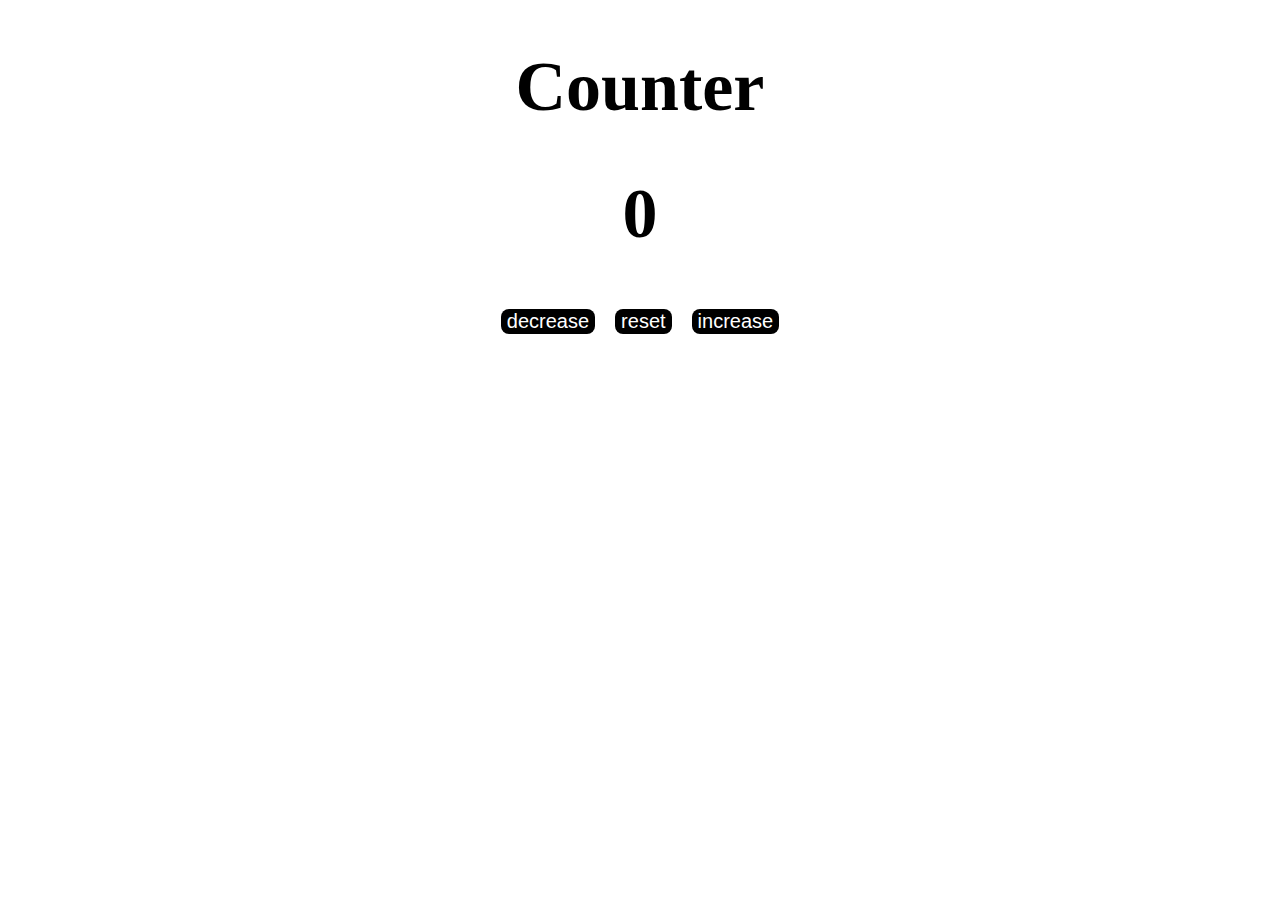
<file: Simple Counter/index.html>
<!doctype html>
<html lang="en">

<head>
    <!-- Required meta tags -->
    <meta charset="utf-8">
    <meta name="viewport" content="width=device-width, initial-scale=1, shrink-to-fit=no">

    <!-- Bootstrap CSS -->
    <link rel="stylesheet" href="https://stackpath.bootstrapcdn.com/bootstrap/4.5.0/css/bootstrap.min.css"
        integrity="sha384-9aIt2nRpC12Uk9gS9baDl411NQApFmC26EwAOH8WgZl5MYYxFfc+NcPb1dKGj7Sk" crossorigin="anonymous">
<link rel="stylesheet" href="style.css" />
    <title>Counter</title>
</head>

<body>
    <div class="container">
        <div class="jumbotron jumbotron-fluid mt-4" id="jumbotron">
            <div class="container">
              <h1 class="header">Counter</h1>
              <h1 id="value">0</h1>
              <div class="button-container">
                  <button class="btn-decrease">decrease</button>
                  <button class="btn-reset">reset</button>
                  <button class="btn-increase">increase</button>
              </div>
            </div>
          </div>
    </div>

    <script src="counter.js"></script>
    <!-- Optional JavaScript -->
    <!-- jQuery first, then Popper.js, then Bootstrap JS -->
    <script src="https://code.jquery.com/jquery-3.5.1.slim.min.js"
        integrity="sha384-DfXdz2htPH0lsSSs5nCTpuj/zy4C+OGpamoFVy38MVBnE+IbbVYUew+OrCXaRkfj"
        crossorigin="anonymous"></script>
    <script src="https://cdn.jsdelivr.net/npm/popper.js@1.16.0/dist/umd/popper.min.js"
        integrity="sha384-Q6E9RHvbIyZFJoft+2mJbHaEWldlvI9IOYy5n3zV9zzTtmI3UksdQRVvoxMfooAo"
        crossorigin="anonymous"></script>
    <script src="https://stackpath.bootstrapcdn.com/bootstrap/4.5.0/js/bootstrap.min.js"
        integrity="sha384-OgVRvuATP1z7JjHLkuOU7Xw704+h835Lr+6QL9UvYjZE3Ipu6Tp75j7Bh/kR0JKI"
        crossorigin="anonymous"></script>
</body>

</html>
</file>
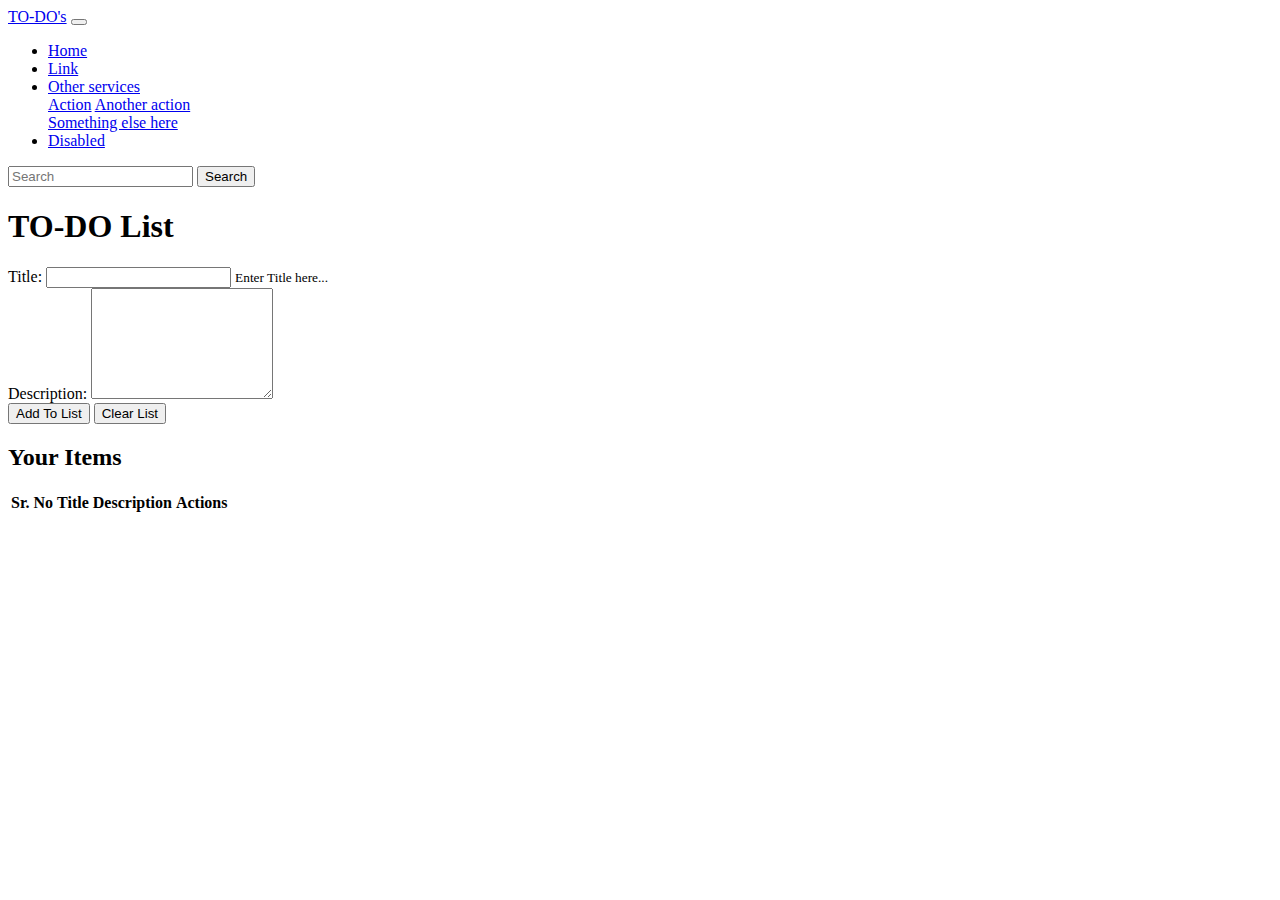
<file: TO-DO List/index.html>
<!doctype html>
<html lang="en">

<head>
    <!-- Required meta tags -->
    <meta charset="utf-8">
    <meta name="viewport" content="width=device-width, initial-scale=1, shrink-to-fit=no">

    <!-- Bootstrap CSS -->
    <link rel="stylesheet" href="https://stackpath.bootstrapcdn.com/bootstrap/4.5.0/css/bootstrap.min.css"
        integrity="sha384-9aIt2nRpC12Uk9gS9baDl411NQApFmC26EwAOH8WgZl5MYYxFfc+NcPb1dKGj7Sk" crossorigin="anonymous">

    <title>TO-DO List</title>
</head>

<body>
    <nav class="navbar navbar-expand-lg navbar-light bg-light">

        <a class="navbar-brand" href="#">TO-DO's</a>
        <button class="navbar-toggler" type="button" data-toggle="collapse" data-target="#navbarSupportedContent"
            aria-controls="navbarSupportedContent" aria-expanded="false" aria-label="Toggle navigation">
            <span class="navbar-toggler-icon"></span>
        </button>

        <div class="collapse navbar-collapse" id="navbarSupportedContent">
            <ul class="navbar-nav mr-auto">
                <li class="nav-item">
                    <a class="nav-link" href="#">Home</a>
                </li>

                <li class="nav-item">
                    <a class="nav-link" href="#">Link</a>
                </li>

                <li class="nav-item dropdown">
                    <a class="nav-link dropdown-toggle" href="#" id="navbarDropdown" role="button"
                        data-toggle="dropdown">
                        Other services
                    </a>
                    <div class="dropdown-menu" aria-labelledby="navbarDropdown">
                        <a class="dropdown-item" href="#">Action</a>
                        <a class="dropdown-item" href="#">Another action</a>
                        <div class="dropdown-divider"></div>
                        <a class="dropdown-item" href="#">Something else here</a>
                    </div>
                </li>

                <li class="nav-item">
                    <a class="nav-link disabled" href="#" tabindex="-1" aria-disabled="true">Disabled</a>
                </li>
            </ul>

            <form class="form-inline my-2 my-lg-0">
                <input class="form-control mr-sm-2" type="search" placeholder="Search" aria-label="Search">
                <button class="btn btn-outline-success my-2 my-sm-0" type="submit">Search</button>
            </form>
        </div>
    </nav>

    <div class="container mt-3">
        <h1 class="text-center">TO-DO List</h1>

        <div class="form-group">
            <label for="title">Title:</label>
            <input type="text" class="form-control" id="title">
            <small id="title-addon">Enter Title here...</small>
        </div>

        <div class="form-group">
            <lable for="description">Description:</lable>
            <textarea class="form-control" id="description" rows="7"></textarea>
        </div>
        <button type="submit" class="btn btn-primary" id="add">Add To List</button>
        <button type="submit" class="btn btn-primary" id="clear" onclick="clearStorage()">Clear List</button>

        <div id="item" class="my-4">
            <h2>Your Items </h2>
        </div>
        <table class="table">
            <thead class="dark">
                <tr>
                    <th scope="col">Sr. No</th>
                    <th scope="col">Title</th>
                    <th scope="col">Description</th>
                    <th scope="col">Actions</th>
                </tr>
            <tbody id="tableBody">
                <tr>
                    <th scope="row">1</th>
                    <td>Get Some coffee</td>
                    <td>I need coffeee right now</td>
                    <td><button class="btn btn-primary">Delete</button></td>
                </tr>
            </tbody>
            </thead>
        </table>
    </div>

    <script src="index.js"></script>



    <!-- Optional JavaScript -->
    <!-- jQuery first, then Popper.js, then Bootstrap JS -->
    <script src="https://code.jquery.com/jquery-3.5.1.slim.min.js"
        integrity="sha384-DfXdz2htPH0lsSSs5nCTpuj/zy4C+OGpamoFVy38MVBnE+IbbVYUew+OrCXaRkfj"
        crossorigin="anonymous"></script>
    <script src="https://cdn.jsdelivr.net/npm/popper.js@1.16.0/dist/umd/popper.min.js"
        integrity="sha384-Q6E9RHvbIyZFJoft+2mJbHaEWldlvI9IOYy5n3zV9zzTtmI3UksdQRVvoxMfooAo"
        crossorigin="anonymous"></script>
    <script src="https://stackpath.bootstrapcdn.com/bootstrap/4.5.0/js/bootstrap.min.js"
        integrity="sha384-OgVRvuATP1z7JjHLkuOU7Xw704+h835Lr+6QL9UvYjZE3Ipu6Tp75j7Bh/kR0JKI"
        crossorigin="anonymous"></script>
</body>

</html>
</file>
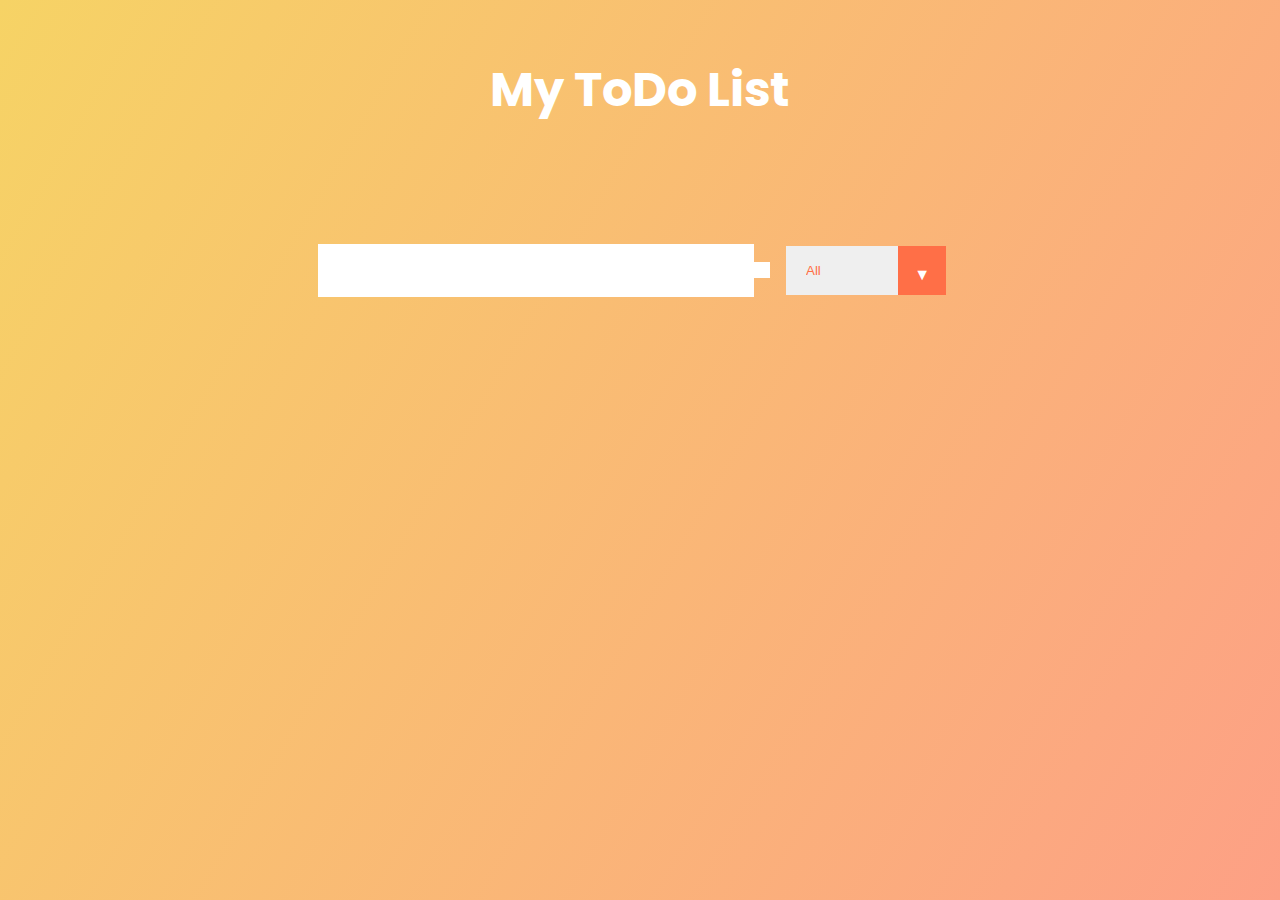
<file: todoApp/index.html>
<!DOCTYPE html>
<html lang="en">
<head>
    <meta charset="UTF-8">
    <meta name="viewport" content="width=device-width, initial-scale=1.0">
    <title>To Do App</title>
    <link href="https://fonts.googleapis.com/css2?family=Poppins:wght@200&display=swap" rel="stylesheet">
    <link rel="stylesheet" href="https://cdnjs.cloudflare.com/ajax/libs/font-awesome/5.13.1/css/all.min.css" 
    integrity="sha512-xA6Hp6oezhjd6LiLZynuukm80f8BoZ3OpcEYaqKoCV3HKQDrYjDE1Gu8ocxgxoXmwmSzM4iqPvCsOkQNiu41GA==" 
    crossorigin="anonymous" />
    <link rel="stylesheet" href="./main.css" />
</head>
<body>

    <header>
        <h1>My ToDo List</h1>
    </header>
    <form>
        <input type="text" class="todo-input">
        <button class="todo-button" >
            <i class="fas fa-plus-square"></i>
        </button>
        <div class="select">
            <select name="todos" class="filter-todo">
                <option value="all">All</option>
                <option value="completed">completed</option>
                <option value="uncompleted">uncompleted</option>
            </select>
        </div>
    </form>

    <div class="todo-container">
        <ul class="todo-list"></ul>
    </div>
    <script src="./app.js"></script>
</body>
</html>
</file>
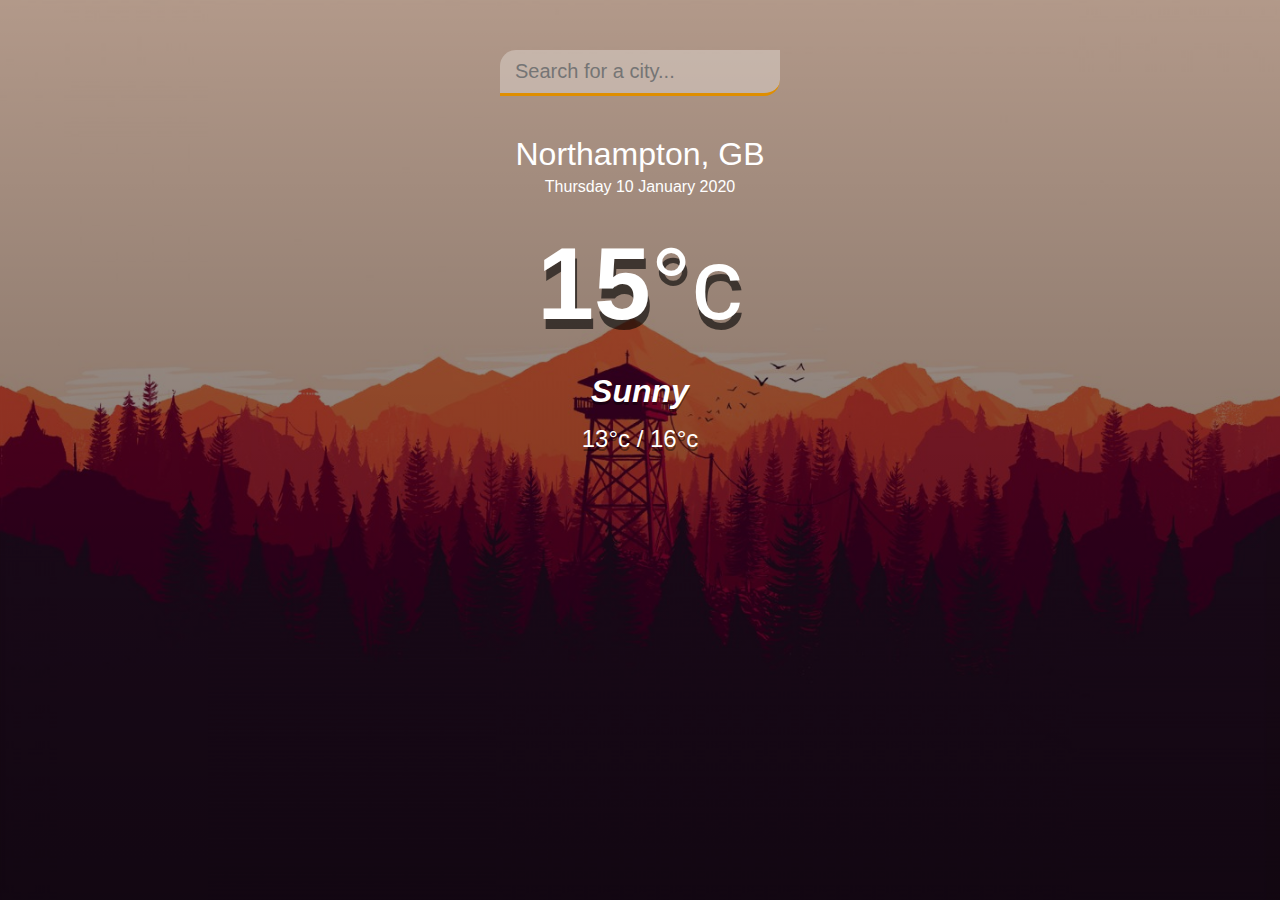
<file: Weather-App/index.html>
<!DOCTYPE html>
<html lang="en">
<head>
  <meta charset="UTF-8">
  <meta name="viewport" content="width=device-width, initial-scale=1.0">
  <meta http-equiv="X-UA-Compatible" content="ie=edge">
  <title>Weather app</title>
  <link rel="stylesheet" href="main.css" />
</head>
<body>
  <div class="app-wrap">
    <header>
      <input type="text" autocomplete="off" class="search-box" placeholder="Search for a city..." />
    </header>
    <main>
      <section class="location">
        <div class="city">Northampton, GB</div>
        <div class="date">Thursday 10 January 2020</div>
      </section>
      <div class="current">
        <div class="temp">15<span>°c</span></div>
        <div class="weather">Sunny</div>
        <div class="hi-low">13°c / 16°c</div>
      </div>
    </main>
  </div>
  <script src="main.js"></script>
</body>
</html>
</file>
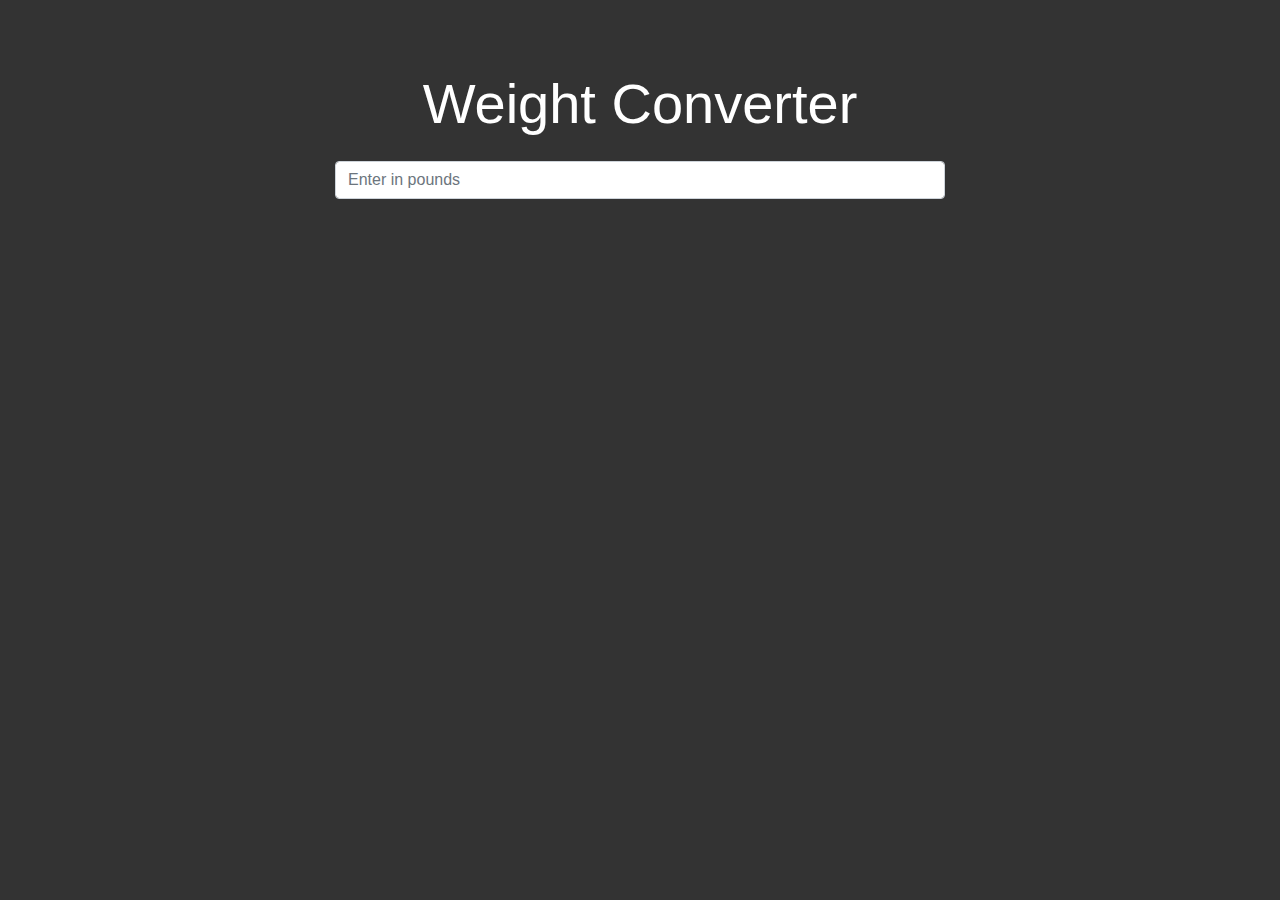
<file: Weight Converter/index.html>
<!doctype html>
<html lang="en">

<head>
    <!-- Required meta tags -->
    <meta charset="utf-8">
    <meta name="viewport" content="width=device-width, initial-scale=1, shrink-to-fit=no">

    <!-- Bootstrap CSS -->
    <link rel="stylesheet" href="https://stackpath.bootstrapcdn.com/bootstrap/4.5.2/css/bootstrap.min.css"
        integrity="sha384-JcKb8q3iqJ61gNV9KGb8thSsNjpSL0n8PARn9HuZOnIxN0hoP+VmmDGMN5t9UJ0Z" crossorigin="anonymous">
    <style>
        body {
            margin-top: 70px;
            background: #333;
            color: #fff;
        }

        .card-primary {
            background: blue;
        }

        .card-success {
            background: rgb(24, 94, 24);
        }

        .card-danger {
            background: rgb(180, 47, 47);
        }

        .container {
            width: 50%;
            margin: auto;
        }

        .h1text {
            text-align: center;
        }
    </style>
    <title>Weight converter</title>
</head>

<body>
    <div class="container">
        <div class="row">
            <div class="col-md-12">
                <h1 class="display-4 h1text mb-4">Weight Converter</h1>
                <form>
                    <div class="form-group">
                        <input type="number" id="lbsInput" class="form-control" min="0" placeholder="Enter in pounds">
                    </div>
                </form>

                <div id="output">
                    <div class="card card-primary mb-2">
                        <div class="card-block">
                            <h4 class="ml-2">Grams:</h4>
                            <div id="gramsoutput" class="ml-2"></div>
                        </div>
                    </div>

                    <div class="card card-success mb-2">
                        <div class="card-block">
                            <h4 class="ml-2">Kilograms:</h4>
                            <div id="kgoutput" class="ml-2"></div>
                        </div>
                    </div>

                    <div class="card card-danger">
                        <div class="card-block">
                            <h4 class="ml-2">Ounces:</h4>
                            <div id="ozoutput" class="ml-2"></div>
                        </div>
                    </div>

                </div>
            </div>
        </div>
    </div>

    <script>
        document.getElementById('output').style.visibility = "hidden";
        document.getElementById('lbsInput').addEventListener('input', function (e) {
            let lbs = e.target.value;
            document.getElementById('output').style.visibility = "visible";
            // let lbs = e.target.value;
            document.getElementById('gramsoutput').innerHTML = lbs / 0.0022046;
            document.getElementById('kgoutput').innerHTML = lbs / 2.2046;
            document.getElementById('ozoutput').innerHTML = lbs * 16;
            
        });
    </script>

    <!-- Optional JavaScript -->
    <!-- jQuery first, then Popper.js, then Bootstrap JS -->
    <script src="https://code.jquery.com/jquery-3.5.1.slim.min.js"
        integrity="sha384-DfXdz2htPH0lsSSs5nCTpuj/zy4C+OGpamoFVy38MVBnE+IbbVYUew+OrCXaRkfj"
        crossorigin="anonymous"></script>
    <script src="https://cdn.jsdelivr.net/npm/popper.js@1.16.1/dist/umd/popper.min.js"
        integrity="sha384-9/reFTGAW83EW2RDu2S0VKaIzap3H66lZH81PoYlFhbGU+6BZp6G7niu735Sk7lN"
        crossorigin="anonymous"></script>
    <script src="https://stackpath.bootstrapcdn.com/bootstrap/4.5.2/js/bootstrap.min.js"
        integrity="sha384-B4gt1jrGC7Jh4AgTPSdUtOBvfO8shuf57BaghqFfPlYxofvL8/KUEfYiJOMMV+rV"
        crossorigin="anonymous"></script>
</body>

</html>
</file>
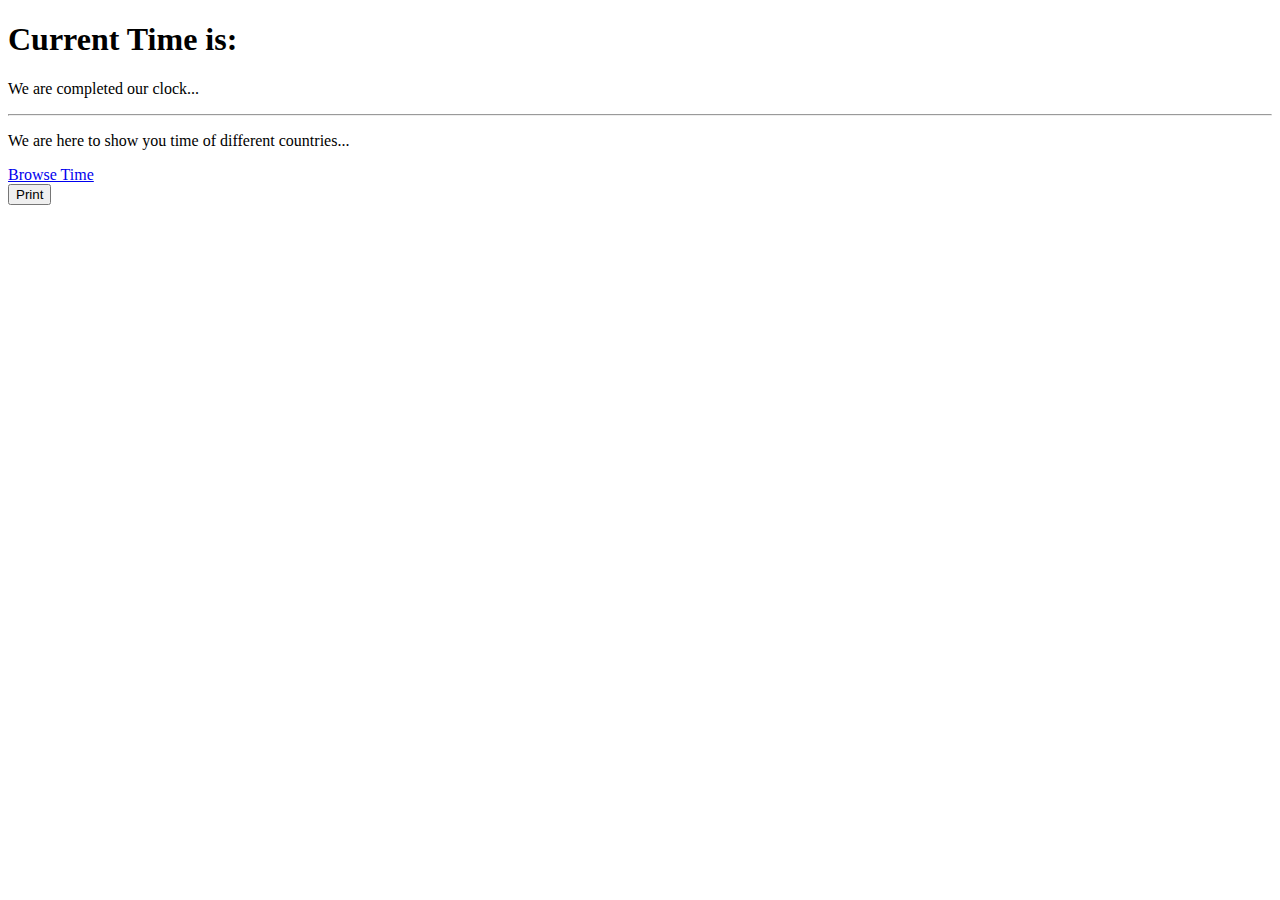
<file: Clock/Digital Clock.html>
<!doctype html>
<html lang="en">

<head>
    <!-- Required meta tags -->
    <meta charset="utf-8">
    <meta name="viewport" content="width=device-width, initial-scale=1, shrink-to-fit=no">

    <!-- Bootstrap CSS -->
    <link rel="stylesheet" href="https://stackpath.bootstrapcdn.com/bootstrap/4.5.0/css/bootstrap.min.css"
        integrity="sha384-9aIt2nRpC12Uk9gS9baDl411NQApFmC26EwAOH8WgZl5MYYxFfc+NcPb1dKGj7Sk" crossorigin="anonymous">

    <title>Hello, world!</title>
</head>

<script>
    let a;
    let time;
    let date;
    const options = { weekday: 'long', year: 'numeric', month: 'long', day: 'numeric' };
    setInterval(() => {
        a = new Date();
        time = a.getHours() + ":" + a.getMinutes() + ":" + a.getSeconds();
        date = a.toLocaleDateString(undefined, options);
        document.getElementById("time").innerHTML = time + " <br>on " + date;
    }, 1000);

    function clicked() {
        alert("We are under progress... Sorry for your inconvinience");
    }
</script>

<body>

    <div class="container">
        <div class="jumbotron mt-4">
            <h1 class="display-4">Current Time is: <span id="time"></span></h1>
            <p class="lead">We are completed our clock...</p>
            <hr class="my-4">
            <p>We are here to show you time of different countries...</p>
            <a class="btn btn-primary btn-lg" href="#" role="button" onclick="clicked()">Browse Time</a>
        </div>
    </div>
    <div class="container">
        <button type="button" class="btn btn-outline-success" onclick="window.print()">Print</button>
    </div>




    <!-- Optional JavaScript -->
    <!-- jQuery first, then Popper.js, then Bootstrap JS -->
    <script src="https://code.jquery.com/jquery-3.5.1.slim.min.js"
        integrity="sha384-DfXdz2htPH0lsSSs5nCTpuj/zy4C+OGpamoFVy38MVBnE+IbbVYUew+OrCXaRkfj"
        crossorigin="anonymous"></script>
    <script src="https://cdn.jsdelivr.net/npm/popper.js@1.16.0/dist/umd/popper.min.js"
        integrity="sha384-Q6E9RHvbIyZFJoft+2mJbHaEWldlvI9IOYy5n3zV9zzTtmI3UksdQRVvoxMfooAo"
        crossorigin="anonymous"></script>
    <script src="https://stackpath.bootstrapcdn.com/bootstrap/4.5.0/js/bootstrap.min.js"
        integrity="sha384-OgVRvuATP1z7JjHLkuOU7Xw704+h835Lr+6QL9UvYjZE3Ipu6Tp75j7Bh/kR0JKI"
        crossorigin="anonymous"></script>
</body>

</html>
</file>
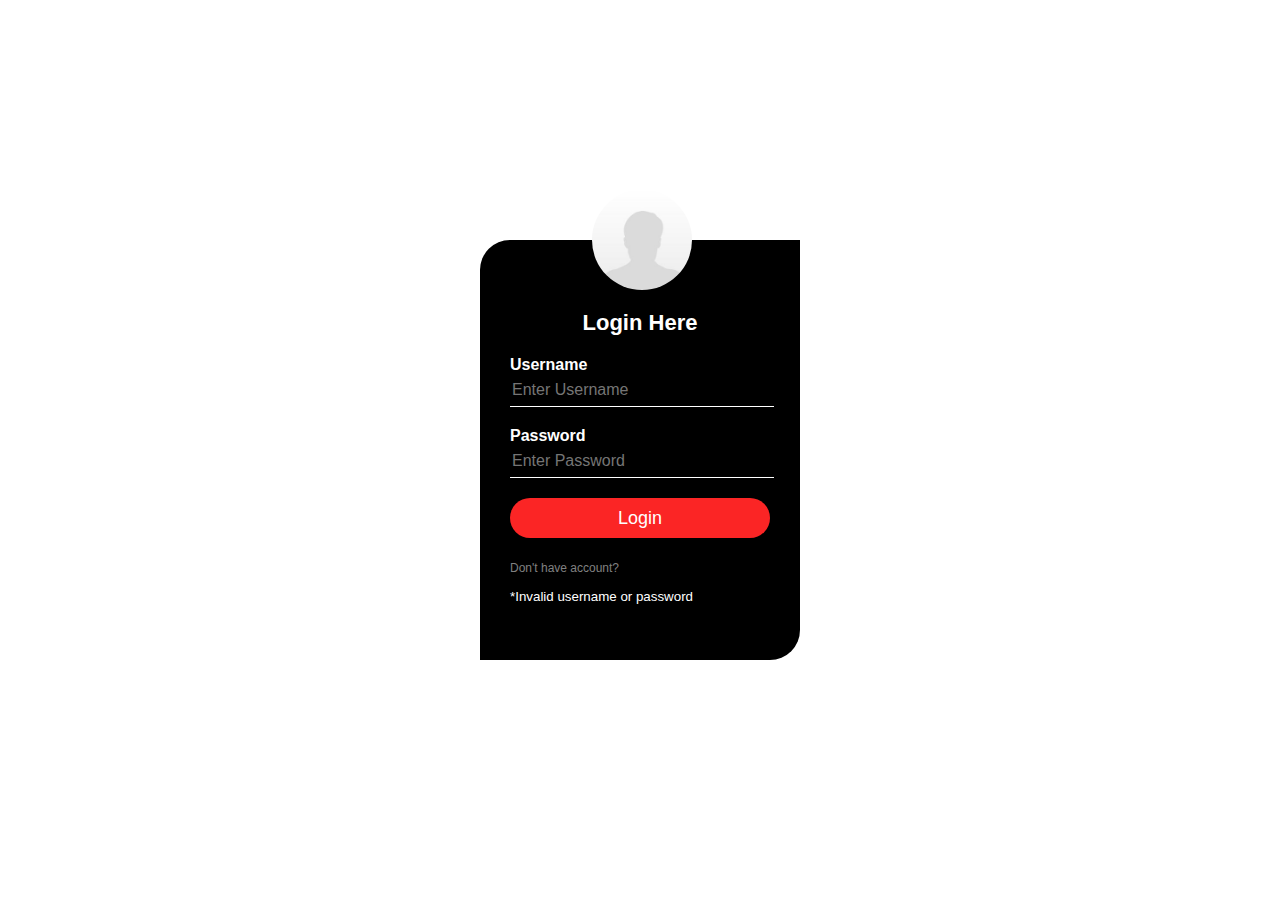
<file: Login/login.html>
<!DOCTYPE html>
<html lang="en">
<head>
    <meta charset="UTF-8">
    <meta name="viewport" content="width=device-width, initial-scale=1.0">
    <link rel="stylesheet" type="text/css" href="login.css"/>
    <title>Login Here</title>
</head>
<body>
    <div class="loginbox">
        <img src="avtar.jpg" class="avtar">
        <h1>Login Here</h1>
        <form action="" method="">
    <p class="username">Username</p>
            <input type="email" name="" placeholder="Enter Username">
            <p class="password">Password</p>
            <input type="password" name="" placeholder="Enter Password">
            <input type="submit" name="" value="Login">
            <a href="signup.html">Don't have account?</a>
        </form>
            <p class="msg">*Invalid username or password</p>
    </div>
    
    
</body>
</html>
</file>
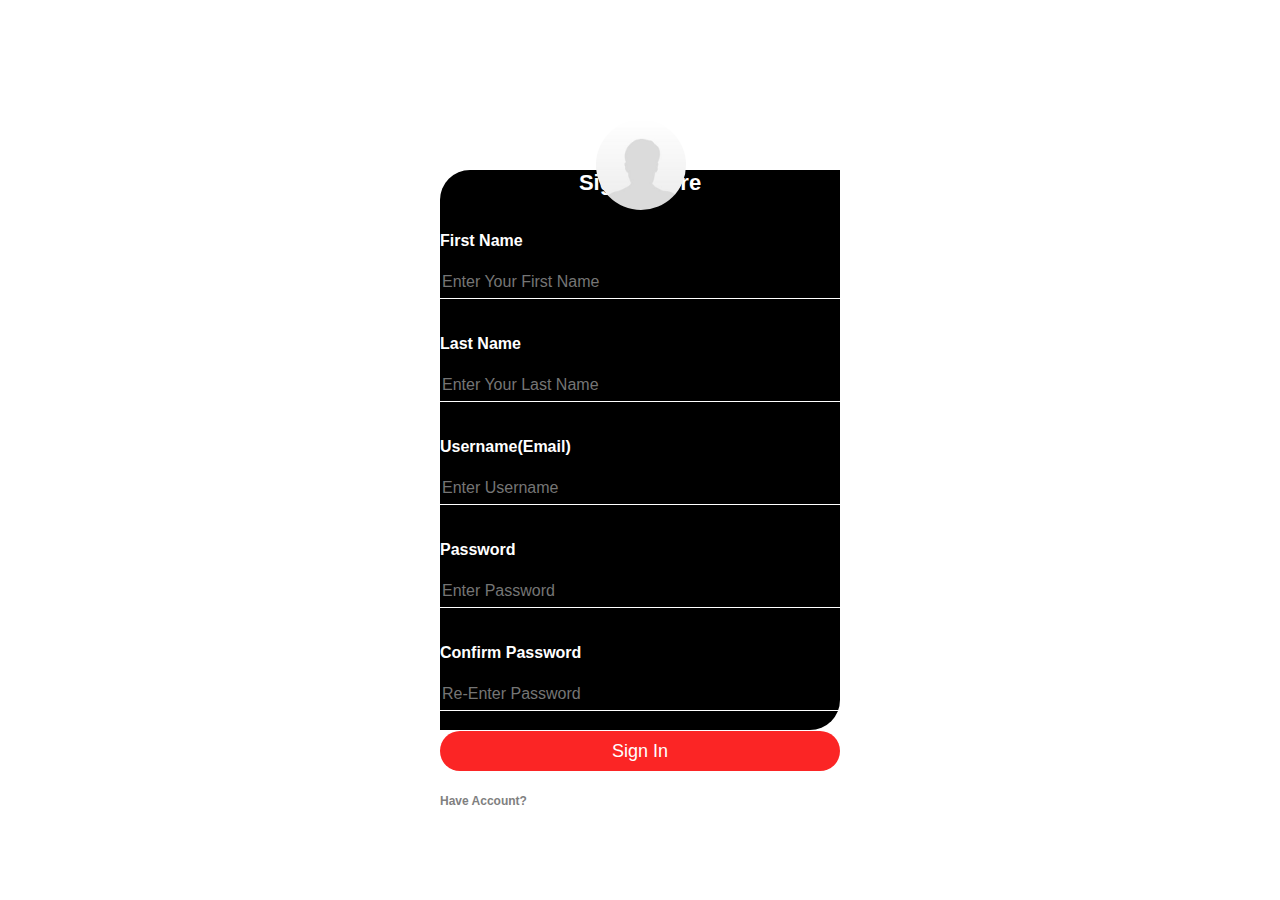
<file: Login/signup.html>
<!DOCTYPE html>
<html lang="en">
<head>
    <meta charset="UTF-8">
    <meta name="viewport" content="width=device-width, initial-scale=1.0">
    <link rel="stylesheet" type="text/css" href="signup.css"/>
    <title>Sign-In Here</title>
</head>
<body>
    <div class="signinBox">
        <img src="avtar.jpg" class="avtar">
        <h1>SignIn Here</h1>
        <form action="" method="">
            <p>First Name</p>
            <input type="text" name="" placeholder="Enter Your First Name" required>
            <p>Last Name</p>
            <input type="text" name="" placeholder="Enter Your Last Name" required>
            <p>Username(Email)</p>
            <input type="email" name="" placeholder="Enter Username" required>
            <p>Password</p>
            <input type="password" name="" placeholder="Enter Password" required>
            <p>Confirm Password</p>
            <input type="password" name="" placeholder="Re-Enter Password" required>
            <input type="submit" name="" value="Sign In">
            <a href="#">Have Account?</a>
        </form>

    </div>
    
</body>
</html>
</file>
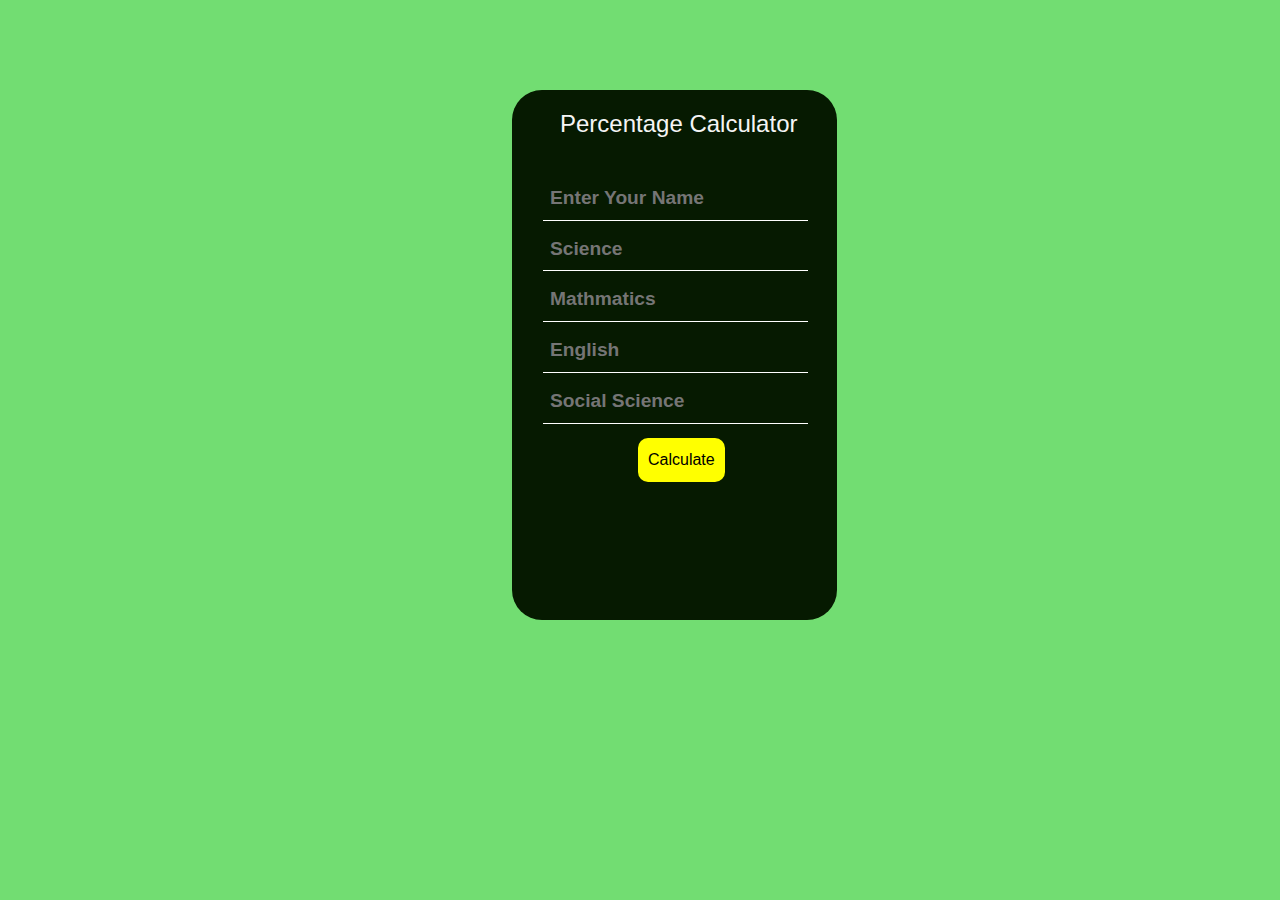
<file: percentage calculator/percentageCal.html>
<!doctype html>
<html lang="en">

<head>
    <!-- Required meta tags -->
    <meta charset="utf-8">
    <meta name="viewport" content="width=device-width, initial-scale=1, shrink-to-fit=no">
    <!-- Bootstrap CSS -->
    <link rel="stylesheet" href="https://stackpath.bootstrapcdn.com/bootstrap/4.5.2/css/bootstrap.min.css"
        integrity="sha384-JcKb8q3iqJ61gNV9KGb8thSsNjpSL0n8PARn9HuZOnIxN0hoP+VmmDGMN5t9UJ0Z" crossorigin="anonymous">
    <link rel="stylesheet" href="style.css">
    <script>
        function calcy() {
            let name = document.getElementById('name').value;
            let science = document.getElementById('sc').value;
            let maths = document.getElementById('math').value;
            let english = document.getElementById('eng').value;
            let ss = document.getElementById('social').value;

            if ((science >= 0 && science <= 100) && (maths >= 0 && maths <= 100) && (english >= 0 && english <= 100) && (ss >= 0 && ss <= 100)) {
                let totalGrades = parseFloat(science) + parseFloat(maths) + parseFloat(english) + parseFloat(ss);
                let percentage = (totalGrades / 400) * 100;

                let grade = "";
                if (percentage <= 100 && percentage >= 80) {
                    grade = 'A';
                }
                else if (percentage <= 79 && percentage >= 60) {
                    grade = 'B';
                }
                else if (percentage <= 59 && percentage >= 40) {
                    grade = 'C';
                }
                else {
                    grade = 'F';
                }

                if (grade == 'F') {
                    document.getElementById('showdata').innerHTML = `${name} Your Total Marks is ${totalGrades} and percentage are ${percentage}% <br> Your garde is ${grade}.<br> You are Fail, Try again next time`;
                }
                else {
                    document.getElementById('showdata').innerHTML = `${name} Your Total Marks is ${totalGrades} and percentage are ${percentage}% <br> Your garde is ${grade},<br> Congratulations, You are pass. `;
                }
            }
            else {
                alert("Please, Enter Valid Marks...");
            }
        }
    </script>


    <title>percentage Calculator</title>
</head>

<body>
    <div class="container">
        <h3 class="head">Percentage Calculator</h3>
        <div class="marksCal">
            <input type="text" id="name" placeholder="Enter Your Name" required><br>
            <input type="number" id='sc' placeholder="Science" min="0" max="100" required><br>
            <input type="number" id='math' placeholder="Mathmatics" min="0" max="100" required><br>
            <input type="number" id='eng' placeholder="English" min="0" max="100" required><br>
            <input type="number" id='social' placeholder="Social Science" min="0" max="100" required><br>
            <button class="btn" onclick="calcy()">Calculate</button>
        </div>
        <div class="show">
            <p id="showdata">
            </p>
        </div>
    </div>

    <!-- Optional JavaScript -->
    <!-- jQuery first, then Popper.js, then Bootstrap JS -->
    <script src="https://code.jquery.com/jquery-3.5.1.slim.min.js"
        integrity="sha384-DfXdz2htPH0lsSSs5nCTpuj/zy4C+OGpamoFVy38MVBnE+IbbVYUew+OrCXaRkfj"
        crossorigin="anonymous"></script>
    <script src="https://cdn.jsdelivr.net/npm/popper.js@1.16.1/dist/umd/popper.min.js"
        integrity="sha384-9/reFTGAW83EW2RDu2S0VKaIzap3H66lZH81PoYlFhbGU+6BZp6G7niu735Sk7lN"
        crossorigin="anonymous"></script>
    <script src="https://stackpath.bootstrapcdn.com/bootstrap/4.5.2/js/bootstrap.min.js"
        integrity="sha384-B4gt1jrGC7Jh4AgTPSdUtOBvfO8shuf57BaghqFfPlYxofvL8/KUEfYiJOMMV+rV"
        crossorigin="anonymous"></script>
</body>

</html>
</file>
<file: Simple Counter/style.css>
.header{
    text-align: center;
    font-size: 70px;
}
#value{
    margin-top: 2rem;
    text-align: center;
    font-size: 70px;
}
.button-container{
    margin-top: 2rem;
    text-align: center;
}
.btn-increase, .btn-decrease, .btn-reset{
    margin: auto;
    border: none;
   color: white;
   background: black;
   margin: 0.5rem;
   border-radius: 0.5rem;
   size: 1rem;
   font-size: 20px;
}
#jumbotron{
    border-radius: 1rem;
}
</file>
<file: todoApp/main.css>
*{
    margin: 0;
    padding: 0;
    box-sizing: border-box;
}

body{
    background-image: linear-gradient(120deg, #f6d365, #fda085);
    color: white;
    font-family: "poppins", sans-serif;
    min-height: 100vh;
}
header{
    font-size: 1.5rem;
}
header,form{
    min-height: 20vh;
    display: flex;
    justify-content: center;
    align-items: center;
}
form input, form button{
    padding: 0.5rem;
    font-size: 2rem;
    border: none;
    background: white;
}
form button{
    color: #d88771;
    background: white;
    cursor: pointer;
    transition: all 0.3s ease;
}
form button:hover{
    background-color: #d88771;
    color: white;
}
.todo-container{
    display: flex;
    justify-content: center;
    align-items: center;
}
.todo-list{
    min-width: 30%;
    list-style: none;
}
.todo{
    margin: 0.5rem;
    background : white;
    color: black;
    font-size: 1.5rem;
    display: flex;
    justify-content: space-between;
    align-items: center;
    transition: all 0.5s ease;
}
.todo li{
    flex: 1;
}
.trash-btn, 
.complete-btn{
    background: #ff6f47;
    color: white;
    border: none;
    padding: 1rem;
    cursor: pointer;
    font-size: 1rem;
}
.complete-btn{
    background: rgb(68, 187, 68);
}
.todo-item{
    padding: 0.5rem;
}
.fa-trash,
.fa-check{
    pointer-events: none;
}
.completed{
    text-decoration: line-through;
    opacity: 0.5;
}
select{
    outline: none;
    border: none;
}
select{
    border: none;
}
.select{
    margin: 1rem;
    position: relative;
    overflow: hidden;
}
select{
    color: #ff6f47;
    width: 10rem;
    cursor: pointer;
    padding: 1rem;
    border: none;
}
.select::after{
    content: "\25BC";
    position: absolute;
    background: #ff6f47;
    top: 0;
    right: 0;
    padding: 1rem;
    pointer-events: none;
    transition: all 0.3s ease;
}
.select:hover::after{
    background: white;
    color: #ff6f47;
}
</file>
<file: Weather-App/main.css>
* {
    margin: 0;
    padding: 0;
    box-sizing: border-box;
  }
  
  body {
    font-family: 'montserrat', sans-serif;
    background-image: url('weather-app.jpg');
    background-size: cover;
    background-position: top center;
  }
  
  .app-wrap {
    display: flex;
    flex-direction: column;
    min-height: 100vh;
    background-image: linear-gradient(to bottom, rgba(0, 0, 0, 0.3), rgba(0, 0, 0, 0.6));
  }
  
  header {
    display: flex;
    justify-content: center;
    align-items: center;
    padding: 50px 15px 15px;
  }
  
  header input {
    width: 100%;
    max-width: 280px;
    padding: 10px 15px;
    border: none;
    outline: none;
    background-color: rgba(255, 255, 255, 0.3);
    border-radius: 16px 0px 16px 0px;
    border-bottom: 3px solid #DF8E00;
    
    color: #313131;
    font-size: 20px;
    font-weight: 300;
    transition: 0.2s ease-out;
  }
  
  header input:focus {
    background-color: rgba(255, 255, 255, 0.6);
  }
  
  main {
    flex: 1 1 100%;
    padding: 25px 25px 50px;
    display: flex;
    flex-direction: column;
    align-items: center;
    text-align: center;
  }
  
  .location .city {
    color: #FFF;
    font-size: 32px;
    font-weight: 500;
    margin-bottom: 5px;
  }
  
  .location .date {
    color: #FFF;
    font-size: 16px;
  }
  
  .current .temp {
    color: #FFF;
    font-size: 102px;
    font-weight: 900;
    margin: 30px 0px;
    text-shadow: 2px 10px rgba(0, 0, 0, 0.6);
  }
  
  .current .temp span {
    font-weight: 500;
  }
  
  .current .weather {
    color: #FFF;
    font-size: 32px;
    font-weight: 700;
    font-style: italic;
    margin-bottom: 15px;
    text-shadow: 0px 3px rgba(0, 0, 0, 0.4);
  }
  
  .current .hi-low {
    color: #FFF;
    font-size: 24px;
    font-weight: 500;
    text-shadow: 0px 4px rgba(0, 0, 0, 0.4);
  }
</file>
<file: Login/login.css>
body{
    margin: 0;
    padding: 0;
    font-family: sans-serif;
}
.loginbox{
    width: 320px;
    height: 420px;
    background: #000;
    color: #fff;
    top: 50%;
    left: 50%;
    position: absolute;
    transform: translate(-50%, -50%);
    box-sizing: border-box;
    padding: 70px 30px;
    border-top-left-radius: 30px;
    border-bottom-right-radius: 30px;
}
.avtar{
    width: 100px;
    height: 100px;
    border-radius: 50%;
    position: absolute;
    top: -50px;
    left: 35%;
}
h1{
    margin: 0;
    padding: 0 0 20px;
    text-align: center;
    font-size: 22px;
}
.username, .password{
    margin: 0;
    padding: 0;
    font-weight: bold;
}
.loginbox input{
    width: 100%;
    margin-bottom: 20px;
}
.loginbox input[type="email"], input[type="password"]{
    border: none;
    outline: none;
    background: transparent;
    border-bottom: 1px solid #fff;
    height: 30px;
    color: white;
    font-size: 16px;
}
.loginbox input[type="submit"]{
    border: none;
    outline: none;
    background: #fb2525;
    color: white;
    font-size: 18px;
    border-radius: 20px;
    height: 40px;
}
.loginbox input[type="submit"]:hover{
    cursor: pointer;
    background: #ffc107;
    color: #000;
}
.loginbox a{
    text-decoration: none;
    font-size: 12px;
    color: grey;
}
.loginbox a:hover{
    color:#ffc107;
}
.msg {
 font-size: smaller;
}
</file>
<file: Login/signup.css>
body{
    margin: 0;
    padding: 0;
    font-family: sans-serif;
}
.avtar{
    width: 90px;
    height: 90px;
    border-radius: 50%;
    position: absolute;
    top: -50px;
    left: 39%;
}
.signinBox{
    width: 400px;
    height: 560px;
    background: #000;
    color: #fff;
    top: 50%;
    left: 50%;
    position: absolute;
    transform: translate(-50%, -50%);
    box-sizing: border-box;
    padding: 70px 40px;
    border-top-left-radius: 30px;
    border-bottom-right-radius: 30px;
}
h1{
    margin: 0;
    padding: 0 0 20px;
    text-align: center;
    font-size: 22px;
}
.signinBox {
    margin: 0;
    padding: 0;
    font-weight: bold;
}
.signinBox input{
    width: 100%;
    margin-bottom: 20px;
}
.signinBox input[type="text"], input[type="password"], input[type="email"]{
    border: none;
    outline: none;
    background: transparent;
    border-bottom: 1px solid #fff;
    height: 30px;
    color: white;
    font-size: 16px;
}
.signinBox input[type="submit"]{
    border: none;
    outline: none;
    background: #fb2525;
    color: white;
    font-size: 18px;
    border-radius: 20px;
    height: 40px;
}
.signinBox input[type="submit"]:hover{
    cursor: pointer;
    background: #ffc107;
    color: #000;
}
.signinBox a{
    text-decoration: none;
    font-size: 12px;
    color: grey;
}
.signinBox a:hover{
    color:#ffc107;
}
</file>
<file: percentage calculator/style.css>
HTML,
body{
    margin: 0;
    padding: 0;
    background: rgb(114, 221, 114) ;
}
.container {
    background: rgb(6, 26, 1);
    position: absolute;
    height: 530px;
    width: 325px;
    margin: auto;
    top: 10%;
    left: 40%;
    padding: 20px;
    color: whitesmoke;
    border-radius: 30px;
}
.marksCal{
    position: relative;
    left: 1px;
    top: 20px;
    padding: 10px;
}
.head{
    position: relative;
    left: 28px;
    font-size: x-large;
}
.marksCal [type="number"], .marksCal [type="text"]{
    margin-bottom: 7px;
    outline: none;
    background: transparent;
    color: white;
    border: none;
    border-bottom: 1px solid #fff;
    padding: 7px;
    font-weight: bold;
    font-size: larger;
    width: 100%;
}
.btn{
    margin-top: 7px;
    position: relative;
    left: 95px;
    background:yellow;
    color: black;
    border: none;
    outline: none;
    padding: 10px;
    cursor: pointer;
    border-radius: 10px;
}
.btn:hover{
    background: lightblue;
    color: black;
}
.show{
    margin-top: 40px;
    font-size: small;
    font-weight: 300;
}
.show p{
    width:100%;
    margin: auto;
    text-align: center;
    font-weight: 300;
}
</file>
